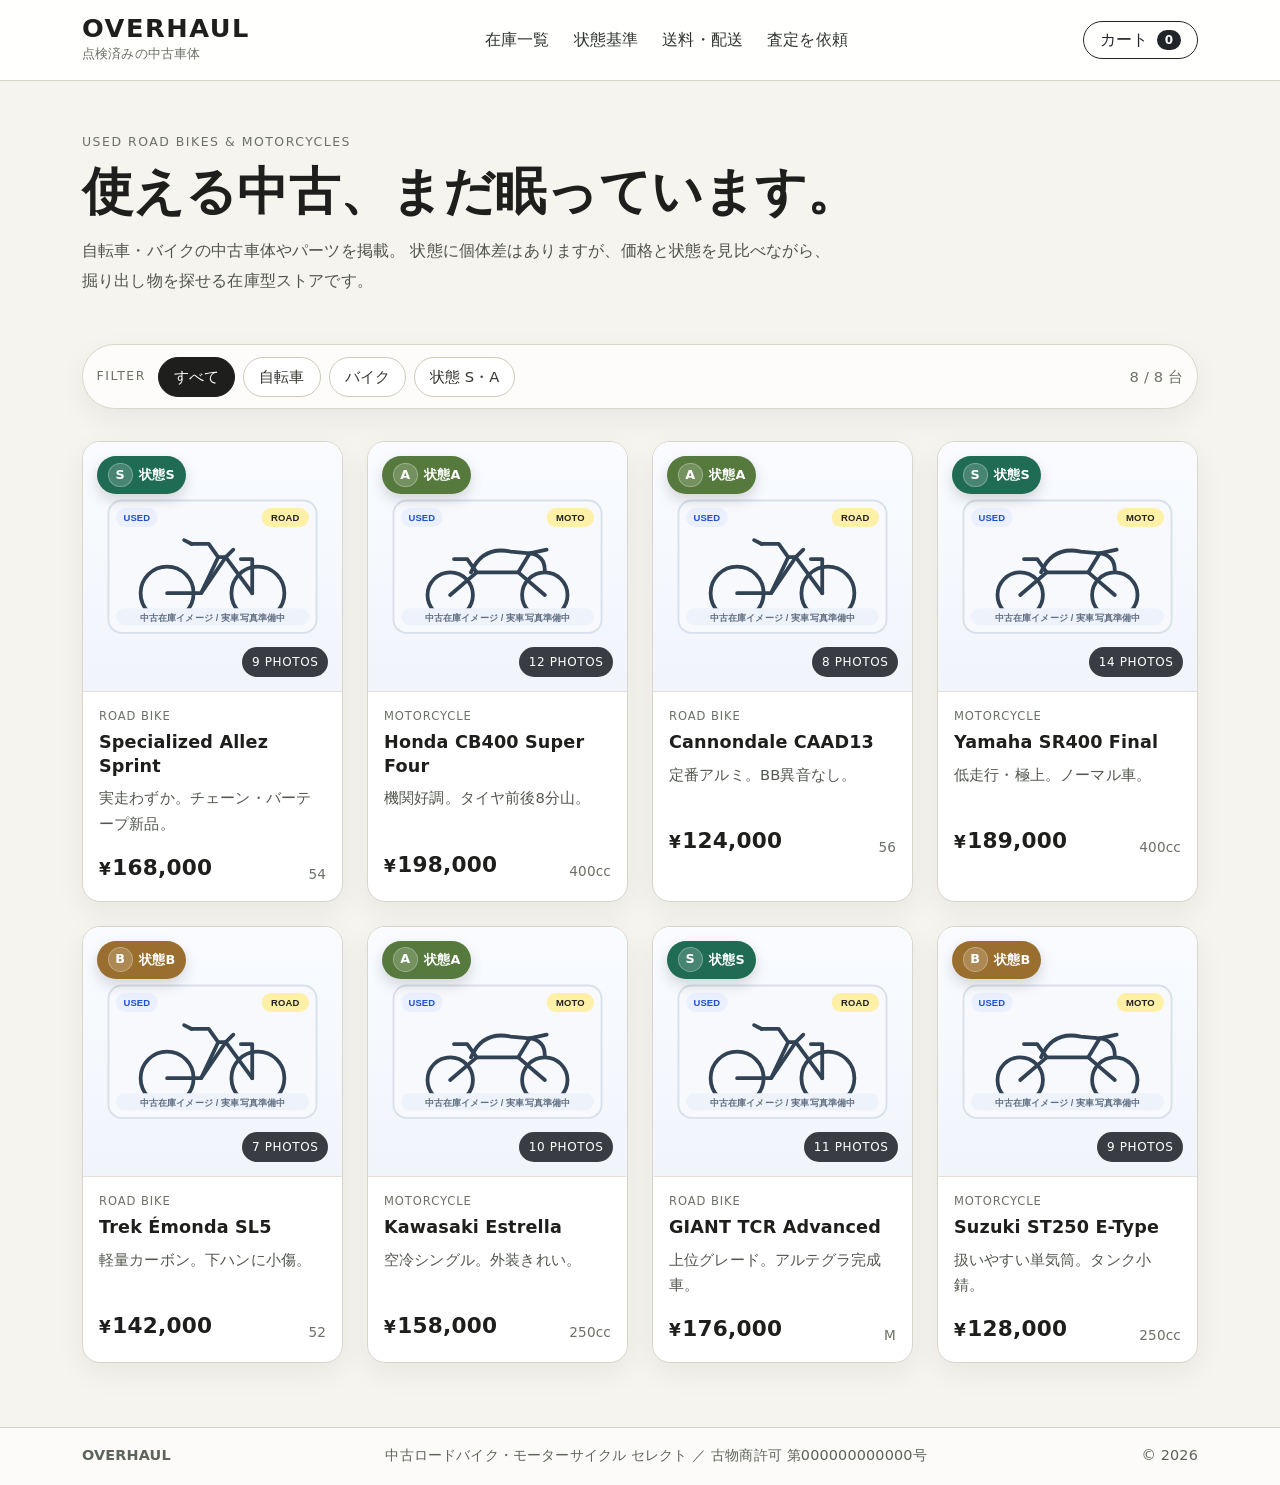
<file: mock.html>
<!DOCTYPE html>
<html lang="ja">

<head>
  <meta charset="UTF-8" />
  <meta name="viewport" content="width=device-width, initial-scale=1.0" />
  <title>OVERHAUL — 点検済みの中古車体</title>

  <!-- Bootstrap 5 -->
  <link href="https://cdn.jsdelivr.net/npm/bootstrap@5.3.3/dist/css/bootstrap.min.css" rel="stylesheet" />

  <style>
    :root {
      --bg: #f6f4ef;
      --panel: #ffffff;
      --line: #d9d5ca;
      --text: #1e1f1c;
      --muted: #6c7167;
      --accent: #2f5d50;
      --accent-2: #8a6430;
      --grade-s: #1f6b54;
      --grade-a: #567a3d;
      --grade-b: #9a6e2e;
      --grade-c: #8c4f39;
      --soft: #f1eee7;
      --shadow: 0 10px 30px rgba(0, 0, 0, .06);
      --radius: 18px;
      --ease: cubic-bezier(.2, .8, .2, 1);
    }

    body {
      background: var(--bg);
      color: var(--text);
      font-family:
        "Noto Sans JP",
        "Hiragino Sans",
        "Yu Gothic",
        "Meiryo",
        system-ui,
        -apple-system,
        sans-serif;
      letter-spacing: .01em;
    }

    a {
      color: inherit;
      text-decoration: none;
    }

    .mono {
      font-variant-numeric: tabular-nums;
      font-feature-settings: "tnum" 1;
    }

    .site-header {
      background: rgba(255, 255, 255, .92);
      backdrop-filter: blur(8px);
      border-bottom: 1px solid var(--line);
    }

    .brand {
      cursor: pointer;
      user-select: none;
    }

    .brand-main {
      font-size: 1.6rem;
      font-weight: 900;
      letter-spacing: .06em;
      line-height: 1;
    }

    .brand-sub {
      color: var(--muted);
      font-size: .82rem;
      margin-top: .15rem;
      display: block;
    }

    .nav-link-custom {
      color: #30352f;
      font-weight: 500;
      position: relative;
    }

    .nav-link-custom:hover {
      color: var(--accent);
    }

    .hero-box {
      padding: 3rem 0 2rem;
    }

    .eyebrow {
      display: inline-block;
      font-size: .78rem;
      text-transform: uppercase;
      letter-spacing: .12em;
      color: var(--muted);
      margin-bottom: .75rem;
    }

    .hero-title {
      font-size: clamp(2rem, 4vw, 3.3rem);
      line-height: 1.1;
      font-weight: 900;
      margin-bottom: 1rem;
    }

    .hero-copy {
      max-width: 760px;
      color: #4f544c;
      line-height: 1.9;
      font-size: 1rem;
    }

    .filter-bar {
      background: rgba(255, 255, 255, .78);
      border: 1px solid var(--line);
      border-radius: 999px;
      padding: .7rem .85rem;
      box-shadow: var(--shadow);
      margin-bottom: 2rem;
    }

    .filter-label {
      font-size: .78rem;
      color: var(--muted);
      letter-spacing: .12em;
      margin-right: .25rem;
      white-space: nowrap;
    }

    .chip {
      border-radius: 999px;
      border: 1px solid #cfc9bb;
      background: #fff;
      color: #34362f;
      padding: .5rem .95rem;
      font-size: .92rem;
      transition: .22s var(--ease);
    }

    .chip:hover {
      transform: translateY(-1px);
      border-color: var(--accent);
      color: var(--accent);
    }

    .chip.on {
      background: var(--text);
      border-color: var(--text);
      color: #fff;
    }

    .count-text {
      color: var(--muted);
      font-size: .92rem;
      white-space: nowrap;
    }

    .stock-card {
      border: 1px solid var(--line);
      border-radius: var(--radius);
      overflow: hidden;
      background: var(--panel);
      box-shadow: var(--shadow);
      cursor: pointer;
      transition: .28s var(--ease);
      opacity: 0;
      transform: translateY(14px);
      height: 100%;
    }

    .stock-card.in {
      opacity: 1;
      transform: translateY(0);
    }

    .stock-card:hover {
      transform: translateY(-4px);
      box-shadow: 0 18px 36px rgba(0, 0, 0, .09);
    }

    .stock-card:focus-visible {
      outline: 3px solid rgba(47, 93, 80, .22);
      outline-offset: 2px;
    }

    .shot {
      position: relative;
      background:
        linear-gradient(180deg, #f9fbff 0%, #f1f5fb 100%);
      padding: 1rem;
      border-bottom: 1px solid #e5e1d7;
      min-height: 250px;
      display: flex;
      align-items: center;
      justify-content: center;
    }

    .grade-badge {
      position: absolute;
      top: 14px;
      left: 14px;
      z-index: 2;
      display: inline-flex;
      align-items: center;
      gap: .4rem;
      padding: .42rem .68rem;
      border-radius: 999px;
      color: #fff;
      font-weight: 800;
      font-size: .8rem;
      box-shadow: 0 6px 14px rgba(0, 0, 0, .15);
    }

    .g-S .grade-badge {
      background: var(--grade-s);
    }

    .g-A .grade-badge {
      background: var(--grade-a);
    }

    .g-B .grade-badge {
      background: var(--grade-b);
    }

    .g-C .grade-badge {
      background: var(--grade-c);
    }

    .grade-dot {
      width: 1.55rem;
      height: 1.55rem;
      border-radius: 50%;
      display: grid;
      place-items: center;
      background: rgba(255, 255, 255, .18);
      border: 1px solid rgba(255, 255, 255, .28);
      font-size: .8rem;
      line-height: 1;
    }

    .photo-tag {
      position: absolute;
      right: 14px;
      bottom: 14px;
      z-index: 2;
      border-radius: 999px;
      padding: .36rem .6rem;
      background: rgba(32, 36, 42, .88);
      color: #fff;
      font-size: .75rem;
      letter-spacing: .05em;
    }

    .card-body-custom {
      padding: 1rem 1rem 1.05rem;
    }

    .card-type {
      color: var(--muted);
      text-transform: uppercase;
      letter-spacing: .08em;
      font-size: .72rem;
      margin-bottom: .35rem;
    }

    .card-title-custom {
      font-weight: 800;
      font-size: 1.1rem;
      line-height: 1.35;
      margin-bottom: .45rem;
    }

    .card-state {
      color: #53584f;
      font-size: .92rem;
      line-height: 1.7;
      min-height: 3.2em;
      margin-bottom: 1rem;
    }

    .card-foot {
      display: flex;
      justify-content: space-between;
      align-items: end;
      gap: 1rem;
    }

    .price {
      font-size: 1.35rem;
      font-weight: 900;
      letter-spacing: .01em;
    }

    .yen {
      font-size: .78em;
      margin-right: .08em;
    }

    .spec {
      color: var(--muted);
      font-size: .85rem;
    }

    .view {
      display: none;
    }

    .view.active {
      display: block;
    }

    .back-link {
      display: inline-flex;
      align-items: center;
      gap: .45rem;
      margin-bottom: 1rem;
      color: #495048;
      font-weight: 600;
      cursor: pointer;
    }

    .back-link:hover {
      color: var(--accent);
    }

    .detail-panel,
    .detail-side {
      background: var(--panel);
      border: 1px solid var(--line);
      border-radius: var(--radius);
      box-shadow: var(--shadow);
    }

    .detail-panel {
      padding: 1rem;
    }

    .main-shot {
      background: linear-gradient(180deg, #f9fbff 0%, #f2f6fb 100%);
      border: 1px solid #e4e0d6;
      border-radius: 16px;
      min-height: 360px;
      display: grid;
      place-items: center;
      padding: 1rem;
    }

    .thumb {
      background: linear-gradient(180deg, #f9fbff 0%, #f2f6fb 100%);
      border: 1px solid #ddd8cb;
      border-radius: 14px;
      padding: .5rem;
      cursor: pointer;
      transition: .2s var(--ease);
      min-height: 92px;
      display: grid;
      place-items: center;
    }

    .thumb.on,
    .thumb:hover {
      border-color: var(--accent);
      box-shadow: 0 0 0 2px rgba(47, 93, 80, .10) inset;
    }

    .detail-side {
      padding: 1.4rem;
    }

    .d-type {
      color: var(--muted);
      text-transform: uppercase;
      letter-spacing: .08em;
      font-size: .78rem;
      margin-bottom: .45rem;
    }

    .d-title {
      font-size: clamp(1.7rem, 3vw, 2.4rem);
      font-weight: 900;
      line-height: 1.2;
      margin-bottom: .55rem;
    }

    .d-year {
      color: #4f544c;
      margin-bottom: .9rem;
    }

    .d-price {
      font-size: 2rem;
      font-weight: 900;
      line-height: 1;
      margin-bottom: .3rem;
    }

    .d-tax {
      color: var(--muted);
      font-size: .9rem;
      margin-bottom: 1.25rem;
    }

    .facts {
      display: grid;
      grid-template-columns: repeat(3, 1fr);
      gap: .75rem;
      margin-bottom: 1.2rem;
    }

    .fact {
      border: 1px solid #e3ded2;
      background: #faf8f3;
      border-radius: 14px;
      padding: .85rem .9rem;
    }

    .fact .k {
      color: var(--muted);
      font-size: .76rem;
      margin-bottom: .28rem;
    }

    .fact .v {
      font-weight: 700;
      font-size: .95rem;
    }

    .karte {
      border: 1px solid #e1ddd1;
      border-radius: 16px;
      padding: 1rem;
      background: #fcfbf8;
      margin-bottom: 1.2rem;
    }

    .karte-head {
      display: flex;
      align-items: center;
      gap: 1rem;
      margin-bottom: 1rem;
    }

    .ring {
      position: relative;
      width: 64px;
      height: 64px;
      flex: 0 0 auto;
    }

    .ring svg {
      width: 64px;
      height: 64px;
      display: block;
    }

    .ring b {
      position: absolute;
      inset: 0;
      display: grid;
      place-items: center;
      font-size: 1.05rem;
      font-weight: 900;
    }

    .kt {
      font-weight: 800;
      margin-bottom: .2rem;
    }

    .kd {
      color: var(--muted);
      font-size: .9rem;
    }

    .krow {
      display: grid;
      grid-template-columns: 88px 1fr 1.4fr;
      gap: .8rem;
      align-items: center;
      padding: .7rem 0;
      border-top: 1px dashed #ddd6c8;
    }

    .krow:first-of-type {
      border-top: 0;
    }

    .cat {
      font-weight: 700;
      font-size: .92rem;
    }

    .meter {
      height: 10px;
      border-radius: 999px;
      background: #e7e2d7;
      overflow: hidden;
      position: relative;
    }

    .meter i {
      display: block;
      width: 0;
      height: 100%;
      border-radius: inherit;
      background: linear-gradient(90deg, var(--accent) 0%, #87a278 100%);
      transition: width 1s var(--ease);
    }

    .note {
      color: #4f544c;
      font-size: .9rem;
      line-height: 1.55;
    }

    .desc,
    .ship {
      border: 1px solid #e3ded2;
      border-radius: 16px;
      padding: 1rem;
      background: #fff;
      margin-bottom: 1rem;
    }

    .desc h3,
    .ship h3 {
      font-size: 1rem;
      font-weight: 800;
      margin-bottom: .85rem;
    }

    .desc ul {
      margin: 0;
      padding-left: 1.2rem;
      line-height: 1.9;
      color: #454b43;
    }

    .ship-row {
      display: flex;
      justify-content: space-between;
      gap: 1rem;
      padding: .55rem 0;
      border-top: 1px dashed #ddd6c8;
    }

    .ship-row:first-of-type {
      border-top: 0;
      padding-top: 0;
    }

    .ship-row .sv {
      font-weight: 700;
    }

    .small-note {
      color: var(--muted);
      font-size: .88rem;
      margin-top: .7rem;
      margin-bottom: 0;
      line-height: 1.7;
    }

    .cta {
      display: flex;
      gap: .75rem;
      flex-wrap: wrap;
      margin-top: 1.1rem;
    }

    .btn-main {
      border: 0;
      background: var(--text);
      color: #fff;
      font-weight: 700;
      border-radius: 999px;
      padding: .95rem 1.4rem;
      transition: .22s var(--ease);
    }

    .btn-main:hover {
      background: #32352f;
      transform: translateY(-1px);
    }

    .btn-ghost {
      border: 1px solid #cbc5b8;
      background: #fff;
      color: var(--text);
      font-weight: 700;
      border-radius: 999px;
      padding: .95rem 1rem;
      min-width: 58px;
      transition: .22s var(--ease);
    }

    .btn-ghost:hover {
      border-color: var(--accent);
      color: var(--accent);
      transform: translateY(-1px);
    }

    .site-footer {
      border-top: 1px solid var(--line);
      margin-top: 4rem;
      background: rgba(255, 255, 255, .7);
    }

    .footer-inner {
      color: #5d645b;
      font-size: .9rem;
      padding: 1.1rem 0;
    }

    .svg-art {
      width: 100%;
      max-width: 380px;
      height: auto;
      display: block;
    }

    @media (max-width: 991.98px) {
      .facts {
        grid-template-columns: 1fr;
      }

      .krow {
        grid-template-columns: 1fr;
        gap: .45rem;
      }

      .main-shot {
        min-height: 280px;
      }
    }

    @media (max-width: 575.98px) {
      .filter-bar {
        border-radius: 24px;
      }

      .hero-box {
        padding-top: 2rem;
      }

      .shot {
        min-height: 220px;
      }

      .d-price {
        font-size: 1.7rem;
      }
    }
  </style>
</head>

<body>

  <!-- Header -->
  <header class="site-header sticky-top">
    <div class="container py-3">
      <div class="d-flex align-items-center justify-content-between gap-3 flex-wrap">
        <div class="brand" onclick="showListing()" tabindex="0" role="button" aria-label="トップへ">
          <div class="brand-main">OVERHAUL</div>
          <small class="brand-sub">点検済みの中古車体</small>
        </div>

        <nav class="d-none d-lg-flex align-items-center gap-4">
          <a href="javascript:void(0)" class="nav-link-custom" onclick="showListing()">在庫一覧</a>
          <a href="javascript:void(0)" class="nav-link-custom" onclick="showListing()">状態基準</a>
          <a href="javascript:void(0)" class="nav-link-custom" onclick="showListing()">送料・配送</a>
          <a href="javascript:void(0)" class="nav-link-custom" onclick="showListing()">査定を依頼</a>
        </nav>

        <button class="btn btn-outline-dark rounded-pill px-3">
          カート <span class="badge text-bg-dark rounded-pill ms-1 mono">0</span>
        </button>
      </div>
    </div>
  </header>

  <!-- LISTING -->
  <section id="listing" class="view active">
    <div class="container">
      <div class="hero-box">
        <div class="eyebrow">Used road bikes &amp; motorcycles</div>
        <h1 class="hero-title">使える中古、まだ眠っています。</h1>
        <p class="hero-copy">
          自転車・バイクの中古車体やパーツを掲載。
          状態に個体差はありますが、価格と状態を見比べながら、
          掘り出し物を探せる在庫型ストアです。
        </p>
      </div>

      <div class="filter-bar d-flex flex-wrap align-items-center gap-2" id="filters">
        <span class="filter-label">FILTER</span>
        <button class="chip on" data-f="all" type="button">すべて</button>
        <button class="chip" data-f="自転車" type="button">自転車</button>
        <button class="chip" data-f="バイク" type="button">バイク</button>
        <button class="chip" data-f="topgrade" type="button">状態 S・A</button>
        <span class="count-text ms-auto" id="count"></span>
      </div>

      <div class="row g-4" id="grid"></div>
    </div>
  </section>

  <!-- DETAIL -->
  <section id="detail" class="view py-4 py-lg-5">
    <div class="container">
      <a class="back-link" onclick="showListing()" tabindex="0" role="button">
        <span>←</span> 在庫一覧へ戻る
      </a>

      <div class="row g-4 align-items-start">
        <div class="col-lg-6">
          <div class="detail-panel">
            <div class="main-shot" id="mainShot"></div>
            <div class="row g-2 mt-2" id="thumbs"></div>
          </div>
        </div>

        <div class="col-lg-6">
          <div class="detail-side" id="info"></div>
        </div>
      </div>
    </div>
  </section>

  <footer class="site-footer">
    <div class="container">
      <div class="footer-inner d-flex flex-column flex-lg-row justify-content-between gap-2">
        <span class="mono fw-bold">OVERHAUL</span>
        <span>中古ロードバイク・モーターサイクル セレクト ／ 古物商許可 第000000000000号</span>
        <span class="mono">© 2026</span>
      </div>
    </div>
  </footer>
<script src = "js/main.js"></script>

</body>

</html>
</file>
